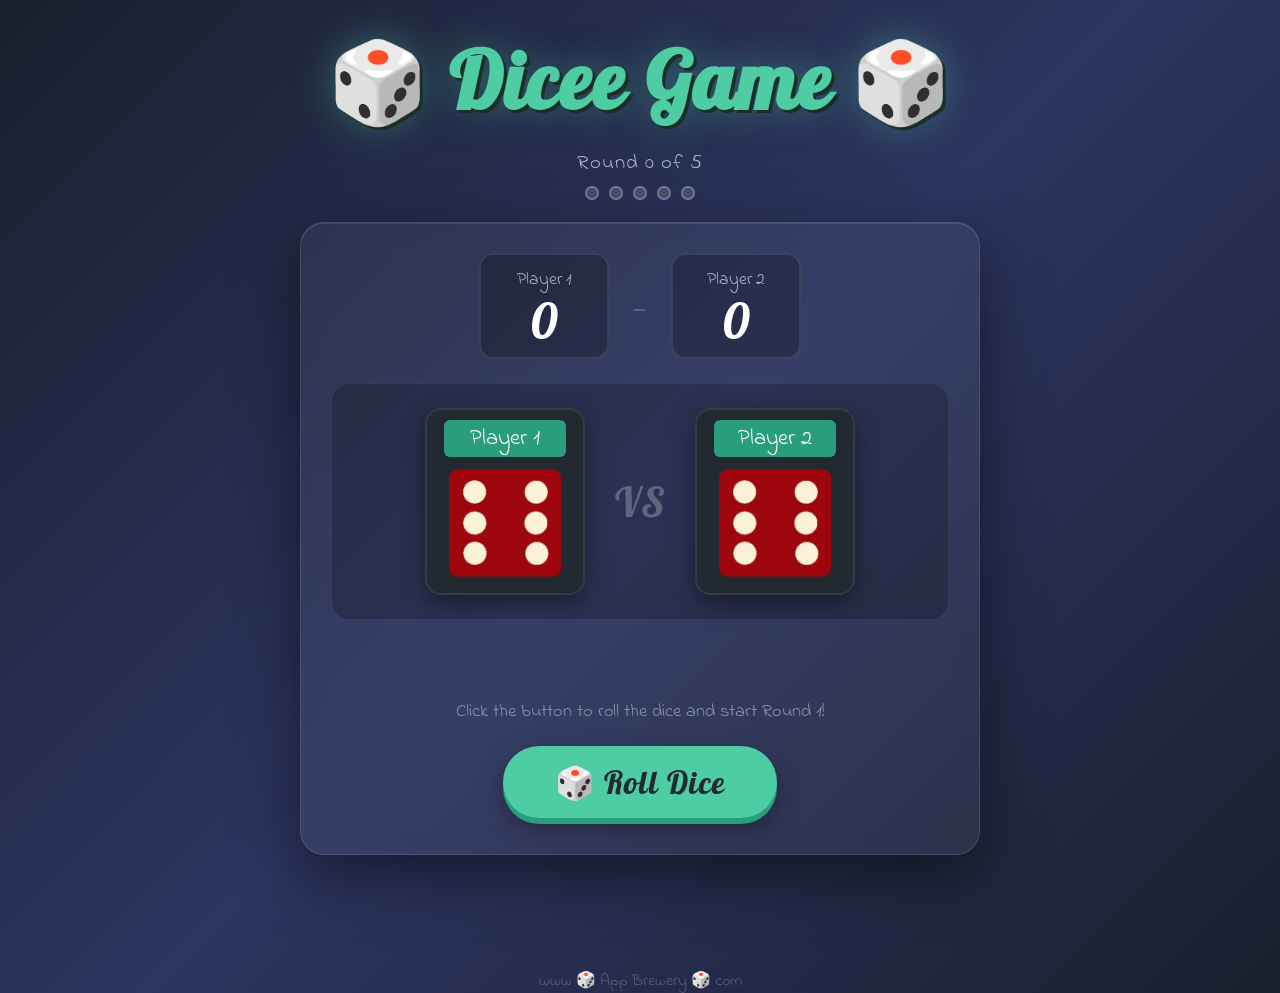
<file: index.html>
<!DOCTYPE html>
<html lang="en" dir="ltr">
  <head>
    <meta charset="utf-8">
    <title>Dicee</title>
    <link rel="stylesheet" href="styles.css">
    <link href="https://fonts.googleapis.com/css?family=Indie+Flower|Lobster" rel="stylesheet">
  </head>
  <body>

    <div class="container">

      <!-- Fixed heading — never changes -->
      <h1>🎲 Dicee Game 🎲</h1>

      <!-- Round tracker -->
      <div class="round-tracker">
        <span id="round-display">Round <span id="current-round">0</span> of 5</span>
        <div class="round-dots">
          <span class="dot" id="dot-1"></span>
          <span class="dot" id="dot-2"></span>
          <span class="dot" id="dot-3"></span>
          <span class="dot" id="dot-4"></span>
          <span class="dot" id="dot-5"></span>
        </div>
      </div>

      <!-- Main game box -->
      <div class="game-box">

        <!-- Score board -->
        <div class="scoreboard">
          <div class="score-card" id="score-p1">
            <span class="score-label">Player 1</span>
            <span class="score-value" id="score1">0</span>
          </div>
          <div class="score-divider">—</div>
          <div class="score-card" id="score-p2">
            <span class="score-label">Player 2</span>
            <span class="score-value" id="score2">0</span>
          </div>
        </div>

        <!-- Dice area box -->
        <div class="dice-area-box">
          <div class="dice-wrapper">
            <div class="dice">
              <p>Player 1</p>
              <img class="img1" src="images/dice6.png" alt="Player 1 dice">
            </div>
            <div class="vs-label">VS</div>
            <div class="dice">
              <p>Player 2</p>
              <img class="img2" src="images/dice6.png" alt="Player 2 dice">
            </div>
          </div>
        </div>

        <!-- Round result (appears below dice, does NOT touch the heading) -->
        <div class="result-area">
          <p id="round-result" class="round-result-text">&nbsp;</p>
        </div>

        <!-- Small hint message above button -->
        <p class="hint-msg" id="hint-msg">Click the button to roll the dice and start Round 1!</p>

        <!-- Roll button -->
        <button id="roll-btn" onclick="rollDice()">🎲 Roll Dice</button>

      </div><!-- end game-box -->
    </div><!-- end container -->

    <!-- Final winner overlay -->
    <div id="final-overlay" class="final-overlay hidden">
      <div class="final-box">
        <div class="final-winner-label">🏆 WINNER 🏆</div>
        <div class="final-winner-name" id="final-winner-name"></div>
        <div class="final-scores" id="final-scores"></div>
        <button class="play-again-btn" onclick="resetGame()">🎲 Play Again</button>
      </div>
    </div>

    <!-- Celebration overlay -->
    <div id="celebration" class="celebration hidden"></div>

    <script src="./script.js" charset="utf-8"></script>

  </body>

  <footer>
    www 🎲 App Brewery 🎲 com
  </footer>
</html>
</file>
<file: styles.css>
/* ── Base ───────────────────────────────────────────────── */
* { box-sizing: border-box; margin: 0; padding: 0; }

body {
  background: linear-gradient(135deg, #1a1f2e 0%, #2d3561 50%, #1a1f2e 100%);
  min-height: 100vh;
  font-family: 'Indie Flower', cursive;
}

/* ── Container ──────────────────────────────────────────── */
.container {
  width: 680px;
  max-width: 95%;
  margin: 0 auto;
  padding: 30px 0 50px;
  text-align: center;
}

/* ── Fixed Heading — never changes ──────────────────────── */
h1 {
  font-family: 'Lobster', cursive;
  font-size: 5rem;
  color: #4ECCA3;
  text-shadow: 3px 3px 0 #1a2e26, 0 0 40px rgba(78,204,163,0.4);
  margin-bottom: 18px;
  letter-spacing: 2px;
}

/* ── Round Tracker ──────────────────────────────────────── */
.round-tracker {
  display: flex;
  flex-direction: column;
  align-items: center;
  gap: 8px;
  margin-bottom: 22px;
}

#round-display {
  font-family: 'Indie Flower', cursive;
  font-size: 1.3rem;
  color: #aab4d0;
  letter-spacing: 1px;
}

.round-dots {
  display: flex;
  gap: 10px;
}

.dot {
  width: 14px;
  height: 14px;
  border-radius: 50%;
  background: rgba(255,255,255,0.15);
  border: 2px solid rgba(255,255,255,0.25);
  transition: all 0.3s ease;
}

.dot.dot-active {
  background: #4ECCA3;
  border-color: #4ECCA3;
  box-shadow: 0 0 8px rgba(78,204,163,0.7);
}

/* ── Game Box (outer container) ─────────────────────────── */
.game-box {
  background: rgba(255,255,255,0.05);
  border: 1px solid rgba(255,255,255,0.12);
  border-radius: 24px;
  padding: 30px 30px 36px;
  box-shadow: 0 20px 60px rgba(0,0,0,0.5), inset 0 1px 0 rgba(255,255,255,0.1);
  backdrop-filter: blur(10px);
}

/* ── Scoreboard ─────────────────────────────────────────── */
.scoreboard {
  display: flex;
  justify-content: center;
  align-items: center;
  gap: 24px;
  margin-bottom: 24px;
}

.score-card {
  display: flex;
  flex-direction: column;
  align-items: center;
  background: rgba(0,0,0,0.25);
  border: 2px solid rgba(255,255,255,0.1);
  border-radius: 14px;
  padding: 12px 32px;
  transition: all 0.3s ease;
  min-width: 130px;
}

.score-card.score-highlight {
  border-color: #4ECCA3;
  background: rgba(78,204,163,0.12);
  box-shadow: 0 0 16px rgba(78,204,163,0.35);
  transform: scale(1.05);
}

.score-label {
  font-family: 'Indie Flower', cursive;
  font-size: 1.1rem;
  color: #aab4d0;
  margin-bottom: 4px;
}

.score-value {
  font-family: 'Lobster', cursive;
  font-size: 3rem;
  color: #ffffff;
  line-height: 1;
}

.score-divider {
  font-family: 'Lobster', cursive;
  font-size: 2rem;
  color: rgba(255,255,255,0.2);
}

/* ── Dice Area Box (inner) ───────────────────────────────── */
.dice-area-box {
  background: rgba(0,0,0,0.2);
  border: 1px solid rgba(255,255,255,0.08);
  border-radius: 18px;
  padding: 24px 20px;
  margin-bottom: 20px;
}

.dice-wrapper {
  display: flex;
  justify-content: center;
  align-items: center;
  gap: 30px;
  flex-wrap: wrap;
}

/* ── Individual Dice Card ────────────────────────────────── */
.dice {
  text-align: center;
  background: #232931;
  border-radius: 16px;
  padding: 10px 10px 14px;
  width: 160px;
  border: 2px solid rgba(255,255,255,0.08);
  box-shadow: 0 8px 24px rgba(0,0,0,0.4);
}

.vs-label {
  font-family: 'Lobster', cursive;
  font-size: 2.6rem;
  color: #ffffff;
  opacity: 0.25;
  user-select: none;
}

/* Player label inside dice card */
.dice p {
  font-size: 1.4rem;
  color: #feffff;
  font-family: 'Indie Flower', cursive;
  background-color: #2a9e7a;
  border-radius: 6px;
  padding: 2px 0;
  margin-bottom: 10px;
  width: 90%;
  margin-left: auto;
  margin-right: auto;
}

img {
  width: 82%;
  transition: transform 0.1s;
  display: block;
  margin: 0 auto;
}

/* ── Dice Roll Animation ─────────────────────────────────── */
@keyframes rollAnim {
  0%   { transform: rotate(0deg)   scale(1);    }
  25%  { transform: rotate(-18deg) scale(0.88); }
  50%  { transform: rotate(18deg)  scale(1.12); }
  75%  { transform: rotate(-8deg)  scale(0.96); }
  100% { transform: rotate(0deg)   scale(1);    }
}
img.rolling { animation: rollAnim 0.45s ease; }

/* ── Round Result Text ───────────────────────────────────── */
.result-area {
  min-height: 52px;
  display: flex;
  align-items: center;
  justify-content: center;
  margin-bottom: 6px;
}

.round-result-text {
  font-family: 'Lobster', cursive;
  font-size: 2.2rem;
  letter-spacing: 1px;
  transition: all 0.3s ease;
}

.result-p1   { color: #4ECCA3; text-shadow: 2px 2px 0 #1a2e26; }
.result-p2   { color: #ff9f43; text-shadow: 2px 2px 0 #4a2e10; }
.result-draw { color: #aab4d0; }

/* ── Hint Message ────────────────────────────────────────── */
.hint-msg {
  font-family: 'Indie Flower', cursive;
  font-size: 1.15rem;
  color: #8a94b0;
  margin-bottom: 20px;
  min-height: 28px;
  background: none;
  width: auto;
  position: static;
  left: auto;
  border-radius: 0;
  padding: 0;
}

/* ── Roll Button ─────────────────────────────────────────── */
#roll-btn {
  padding: 16px 52px;
  font-family: 'Lobster', cursive;
  font-size: 2rem;
  color: #232931;
  background: #4ECCA3;
  border: none;
  border-radius: 50px;
  cursor: pointer;
  letter-spacing: 1px;
  box-shadow: 0 6px 0 #2a9e7a, 0 10px 24px rgba(0,0,0,0.35);
  transition: transform 0.1s, box-shadow 0.1s, opacity 0.3s;
  user-select: none;
}

#roll-btn:hover:not(:disabled) { background: #3bbd94; }

#roll-btn:active:not(:disabled) {
  transform: translateY(4px);
  box-shadow: 0 2px 0 #2a9e7a, 0 4px 10px rgba(0,0,0,0.25);
}

/* ── Final Winner Overlay ────────────────────────────────── */
.final-overlay {
  position: fixed;
  inset: 0;
  background: rgba(10,12,20,0.88);
  z-index: 1100;
  display: flex;
  align-items: center;
  justify-content: center;
}

.final-overlay.hidden { display: none; }

.final-box {
  background: linear-gradient(160deg, #1e2540 0%, #2d3561 100%);
  border: 2px solid rgba(255,215,0,0.4);
  border-radius: 28px;
  padding: 50px 60px;
  text-align: center;
  box-shadow: 0 0 80px rgba(255,215,0,0.2), 0 30px 80px rgba(0,0,0,0.6);
  animation: popIn 0.5s cubic-bezier(0.175,0.885,0.32,1.275);
}

.final-winner-label {
  font-family: 'Lobster', cursive;
  font-size: 3rem;
  color: #FFD700;
  text-shadow: 3px 3px 0 #7a5e00;
  margin-bottom: 12px;
  letter-spacing: 3px;
}

.final-winner-name {
  font-family: 'Lobster', cursive;
  font-size: 5.5rem;
  line-height: 1.1;
  margin-bottom: 16px;
  animation: pulse 0.7s ease-in-out 3;
}

.winner-p1  { color: #4ECCA3; text-shadow: 4px 4px 0 #1a2e26; }
.winner-p2  { color: #ff9f43; text-shadow: 4px 4px 0 #4a2e10; }
.winner-tie { color: #aab4d0; text-shadow: 4px 4px 0 #2a2f3e; }

.final-scores {
  font-family: 'Indie Flower', cursive;
  font-size: 1.4rem;
  color: #aab4d0;
  margin-bottom: 32px;
}

.play-again-btn {
  padding: 14px 44px;
  font-family: 'Lobster', cursive;
  font-size: 1.8rem;
  color: #232931;
  background: #FFD700;
  border: none;
  border-radius: 50px;
  cursor: pointer;
  box-shadow: 0 6px 0 #b89b00, 0 10px 24px rgba(0,0,0,0.35);
  transition: transform 0.1s, box-shadow 0.1s;
}

.play-again-btn:hover { background: #f0cc00; }

.play-again-btn:active {
  transform: translateY(4px);
  box-shadow: 0 2px 0 #b89b00;
}

/* ── Keyframes ───────────────────────────────────────────── */
@keyframes pulse {
  0%   { transform: scale(1); }
  50%  { transform: scale(1.06); }
  100% { transform: scale(1); }
}

@keyframes popIn {
  0%   { transform: scale(0.3); opacity: 0; }
  80%  { transform: scale(1.05); opacity: 1; }
  100% { transform: scale(1);    opacity: 1; }
}

/* ── Celebration Overlay ─────────────────────────────────── */
.celebration {
  position: fixed;
  inset: 0;
  pointer-events: none;
  z-index: 999;
  overflow: hidden;
}

.celebration.hidden { display: none; }

.confetti-piece {
  position: fixed;
  top: -60px;
  animation: fall linear forwards;
  pointer-events: none;
}

@keyframes fall {
  0%   { top: -60px; opacity: 1; transform: rotate(0deg)   translateX(0); }
  80%  { opacity: 1; }
  100% { top: 110vh;  opacity: 0; transform: rotate(720deg) translateX(40px); }
}

/* ── Footer ──────────────────────────────────────────────── */
footer {
  margin-top: 5%;
  color: #555e78;
  text-align: center;
  font-family: 'Indie Flower', cursive;
  font-size: 1rem;
}
</file>
